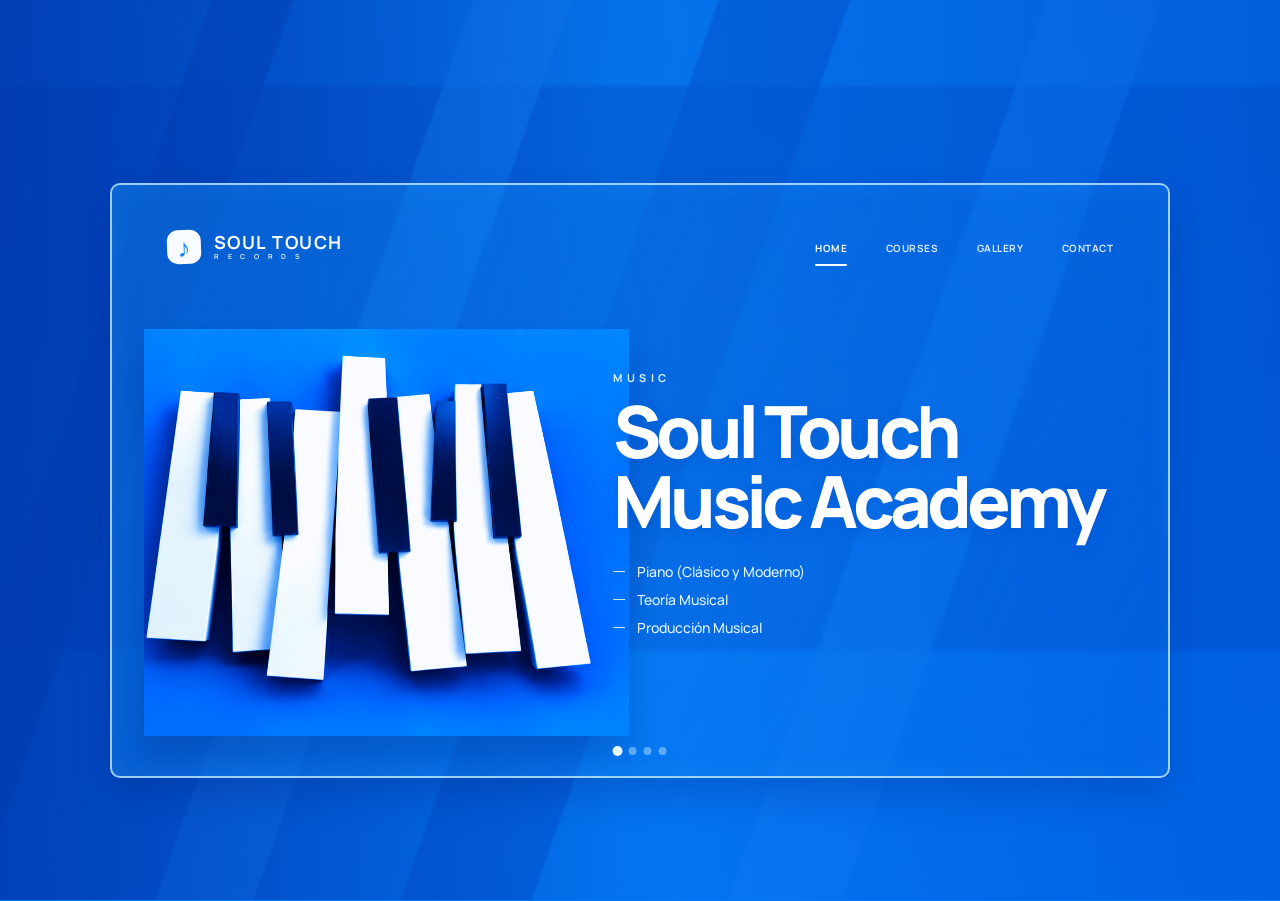
<file: index.html>
<!doctype html>
<html lang="en">
  <head>
    <meta charset="UTF-8" />
    <meta name="viewport" content="width=device-width, initial-scale=1.0" />
    <meta name="description" content="Soul Touch Records music academy" />
    <title>Soul Touch Records | Music Academy</title>
    <link rel="preconnect" href="https://fonts.googleapis.com" />
    <link rel="preconnect" href="https://fonts.gstatic.com" crossorigin />
    <link href="https://fonts.googleapis.com/css2?family=Manrope:wght@400;500;600;700;800&display=swap" rel="stylesheet" />
    <link rel="stylesheet" href="styles.css" />
  </head>
  <body>
    <main class="hero" id="home">
      <div class="hero__image" aria-hidden="true"></div>
      <div class="hero__wash" aria-hidden="true"></div>

      <section class="hero-card" aria-label="Soul Touch Records introduction">
        <div class="piano-art" aria-hidden="true"></div>
        <header class="site-header">
          <a class="brand" href="#home" aria-label="Soul Touch Records home">
            <span class="brand__mark" aria-hidden="true">♪</span>
            <span class="brand__name">
              <strong>SOUL TOUCH</strong>
              <small>R E C O R D S</small>
            </span>
          </a>

          <nav class="navigation" aria-label="Primary navigation">
            <a class="navigation__link is-active" href="#home">HOME</a>
            <a class="navigation__link" href="courses.html">COURSES</a>
            <a class="navigation__link" href="gallery.html">GALLERY</a>
            <a class="navigation__link" href="contact.html">CONTACT</a>
          </nav>

          <button class="menu-button" type="button" aria-label="Open menu" aria-expanded="false">
            <span></span><span></span><span></span>
          </button>
        </header>

        <div class="hero-content">
          <div class="hero-content__spacer" aria-hidden="true"></div>
          <div class="hero-copy">
            <p class="eyebrow">MUSIC</p>
            <h1>Soul Touch<br />Music Academy</h1>
            <ul class="course-list" id="courses">
              <li>Piano (Clásico y Moderno)</li>
              <li>Teoría Musical</li>
              <li>Producción Musical</li>
            </ul>
          </div>
        </div>

        <div class="slider-dots" aria-label="Hero slides">
          <button class="slider-dot is-active" type="button" aria-label="Slide 1" aria-current="true"></button>
          <button class="slider-dot" type="button" aria-label="Slide 2"></button>
          <button class="slider-dot" type="button" aria-label="Slide 3"></button>
          <button class="slider-dot" type="button" aria-label="Slide 4"></button>
        </div>
      </section>
    </main>

    <section class="visually-hidden" id="gallery" aria-label="Gallery">Explore the Soul Touch Records gallery.</section>
    <section class="visually-hidden" id="contact" aria-label="Contact">Contact Soul Touch Records.</section>
    <script src="script.js"></script>
  </body>
</html>
</file>
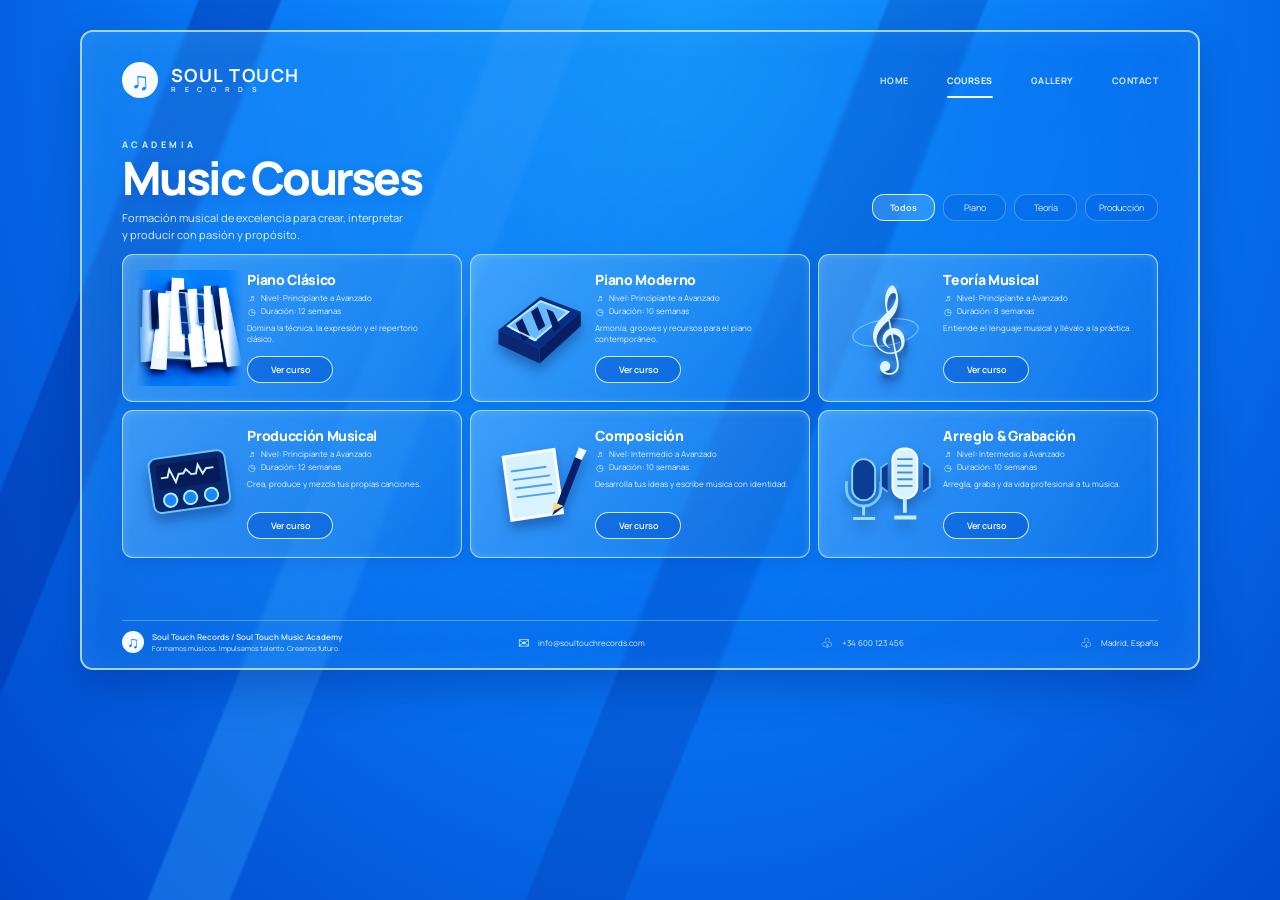
<file: courses.html>
<!doctype html>
<html lang="en">
  <head>
    <meta charset="UTF-8" />
    <meta name="viewport" content="width=device-width, initial-scale=1.0" />
    <meta name="description" content="Explore piano, music theory, production and recording courses at Soul Touch Records Music Academy." />
    <title>Music Courses | Soul Touch Records</title>
    <link rel="preconnect" href="https://fonts.googleapis.com" />
    <link rel="preconnect" href="https://fonts.gstatic.com" crossorigin />
    <link href="https://fonts.googleapis.com/css2?family=Manrope:wght@400;500;600;700;800&display=swap" rel="stylesheet" />
    <link rel="stylesheet" href="styles.css" />
  </head>
  <body class="courses-page">
    <main class="courses-frame">
      <header class="site-header courses-header">
        <a class="brand" href="index.html" aria-label="Soul Touch Records home">
          <span class="brand__mark" aria-hidden="true">♫</span>
          <span class="brand__name">
            <strong>SOUL TOUCH</strong>
            <small>R E C O R D S</small>
          </span>
        </a>

        <button class="menu-button" type="button" aria-label="Open menu" aria-expanded="false">
          <span></span><span></span><span></span>
        </button>
        <nav class="navigation" aria-label="Primary navigation">
          <a class="navigation__link" href="index.html">HOME</a>
          <a class="navigation__link is-active" href="courses.html" aria-current="page">COURSES</a>
          <a class="navigation__link" href="gallery.html">GALLERY</a>
          <a class="navigation__link" href="contact.html">CONTACT</a>
        </nav>
      </header>

      <section class="courses-intro" aria-labelledby="courses-title">
        <div class="courses-heading">
          <p class="eyebrow">ACADEMIA</p>
          <h1 id="courses-title">Music Courses</h1>
          <p class="courses-lede">Formación musical de excelencia para crear, interpretar<br class="desktop-break" /> y producir con pasión y propósito.</p>
        </div>
        <div class="course-filters" role="group" aria-label="Filter courses by category">
          <button class="filter-button is-active" type="button" data-filter="all" aria-pressed="true">Todos</button>
          <button class="filter-button" type="button" data-filter="piano" aria-pressed="false">Piano</button>
          <button class="filter-button" type="button" data-filter="theory" aria-pressed="false">Teoría</button>
          <button class="filter-button" type="button" data-filter="production" aria-pressed="false">Producción</button>
        </div>
      </section>

      <section class="course-grid" aria-label="Available courses">
        <article class="course-card" data-category="piano">
          <div class="course-art course-art--classic" aria-hidden="true">
            <svg viewBox="0 0 110 100" role="img"><defs><linearGradient id="keys" x2="1" y2="1"><stop stop-color="#effaff"/><stop offset="1" stop-color="#76c8ff"/></linearGradient></defs><path d="M26 14 78 18 91 87 15 82Z" fill="#063b9c" opacity=".7"/><path d="m31 12 47 4 11 68-68-4Z" fill="url(#keys)" stroke="#d8f5ff" stroke-width="2"/><path d="m43 13 7 1 7 65-8-.5Zm19 2 7 1 7 64-8-.5Z" fill="#06256e"/><path d="m28 27 51 3M25 43l54 3M22 59l57 4" stroke="#72bfff" stroke-width="1.5" opacity=".8"/></svg>
          </div>
          <div class="course-info"><h2>Piano Clásico</h2><p class="course-meta"><span>♬</span> Nivel: Principiante a Avanzado</p><p class="course-meta"><span>◷</span> Duración: 12 semanas</p><p class="course-description">Domina la técnica, la expresión y el repertorio clásico.</p><a class="course-link" href="#contact">Ver curso</a></div>
        </article>

        <article class="course-card" data-category="piano">
          <div class="course-art course-art--modern" aria-hidden="true">
            <svg viewBox="0 0 110 100" role="img"><path d="m14 52 44-35 42 16-43 39Z" fill="#062e85"/><path d="m14 52 43 20v15L14 67Z" fill="#0b2772"/><path d="m57 72 43-39v15L57 87Z" fill="#071e62"/><path d="m24 48 34-26 29 11-35 30Z" fill="#67baff" stroke="#b8ebff" stroke-width="2"/><path d="m32 45 7-5 8 19-7 5Zm16-12 7-5 8 20-7 5Zm16-3 7 3 8 16-7 5Z" fill="#061d63"/><path d="m27 50 27 13" stroke="#e5f8ff" stroke-width="2" opacity=".8"/></svg>
          </div>
          <div class="course-info"><h2>Piano Moderno</h2><p class="course-meta"><span>♬</span> Nivel: Principiante a Avanzado</p><p class="course-meta"><span>◷</span> Duración: 10 semanas</p><p class="course-description">Armonía, grooves y recursos para el piano contemporáneo.</p><a class="course-link" href="#contact">Ver curso</a></div>
        </article>

        <article class="course-card" data-category="theory">
          <div class="course-art course-art--clef" aria-hidden="true"><span>𝄞</span><i></i></div>
          <div class="course-info"><h2>Teoría Musical</h2><p class="course-meta"><span>♬</span> Nivel: Principiante a Avanzado</p><p class="course-meta"><span>◷</span> Duración: 8 semanas</p><p class="course-description">Entiende el lenguaje musical y llévalo a la práctica.</p><a class="course-link" href="#contact">Ver curso</a></div>
        </article>

        <article class="course-card" data-category="production">
          <div class="course-art course-art--mixer" aria-hidden="true">
            <svg viewBox="0 0 110 100" role="img"><g transform="rotate(-8 55 50)"><rect x="15" y="19" width="80" height="57" rx="8" fill="#08276d" stroke="#6fc6ff" stroke-width="2"/><rect x="22" y="26" width="66" height="26" rx="3" fill="#071b59"/><path d="M26 40h7l3-8 5 14 4-8h5l3-4 5 6h5l3-9 4 10 4-5h8" fill="none" stroke="#d4f5ff" stroke-width="2"/><circle cx="33" cy="64" r="7" fill="#1687fc" stroke="#b8edff" stroke-width="2"/><circle cx="54" cy="64" r="7" fill="#1687fc" stroke="#b8edff" stroke-width="2"/><circle cx="76" cy="64" r="7" fill="#1687fc" stroke="#b8edff" stroke-width="2"/></g></svg>
          </div>
          <div class="course-info"><h2>Producción Musical</h2><p class="course-meta"><span>♬</span> Nivel: Principiante a Avanzado</p><p class="course-meta"><span>◷</span> Duración: 12 semanas</p><p class="course-description">Crea, produce y mezcla tus propias canciones.</p><a class="course-link" href="#contact">Ver curso</a></div>
        </article>

        <article class="course-card" data-category="theory">
          <div class="course-art course-art--composition" aria-hidden="true">
            <svg viewBox="0 0 110 100" role="img"><path d="m19 22 53-8 9 66-53 8Z" fill="#d8f2ff" stroke="#fff" stroke-width="3"/><path d="m27 37 37-5m-35 14 39-5m-37 14 39-5m-37 14 40-5" stroke="#258df1" stroke-width="2" opacity=".8"/><path d="m75 71 19-49 7 3-19 49-12 9Z" fill="#071f67"/><path d="m94 22 4-10 8 3-5 10Z" fill="#f5fbff"/><path d="m70 79 12-6-10-4Z" fill="#ffd782"/></svg>
          </div>
          <div class="course-info"><h2>Composición</h2><p class="course-meta"><span>♬</span> Nivel: Intermedio a Avanzado</p><p class="course-meta"><span>◷</span> Duración: 10 semanas</p><p class="course-description">Desarrolla tus ideas y escribe música con identidad.</p><a class="course-link" href="#contact">Ver curso</a></div>
        </article>

        <article class="course-card" data-category="production">
          <div class="course-art course-art--mic" aria-hidden="true">
            <svg viewBox="0 0 110 100" role="img"><path d="M20 36a12 12 0 0 1 24 0v19a12 12 0 0 1-24 0Z" fill="#0b3d97" stroke="#8bd6ff" stroke-width="2"/><path d="M14 47v8a18 18 0 0 0 36 0v-8" fill="none" stroke="#76caff" stroke-width="3"/><path d="M32 73v10m-11 3h23" stroke="#9be0ff" stroke-width="3"/><rect x="62" y="13" width="26" height="52" rx="12" fill="#d8f3ff" stroke="#fff" stroke-width="2"/><path d="M67 24h16m-16 7h16m-16 7h16m-16 7h16m-16 7h16" stroke="#458dd2" stroke-width="2"/><path d="M75 65v15m-11 5h23" stroke="#c5edff" stroke-width="4"/><path d="m57 28-7 5v20l7 5m37-30 7 5v20l-7 5" fill="#0d388c" stroke="#62baff" stroke-width="2"/></svg>
          </div>
          <div class="course-info"><h2>Arreglo &amp; Grabación</h2><p class="course-meta"><span>♬</span> Nivel: Intermedio a Avanzado</p><p class="course-meta"><span>◷</span> Duración: 10 semanas</p><p class="course-description">Arregla, graba y da vida profesional a tu música.</p><a class="course-link" href="#contact">Ver curso</a></div>
        </article>
      </section>

      <footer class="courses-footer" id="contact">
        <a class="footer-brand" href="index.html" aria-label="Soul Touch Records home"><span class="footer-brand__mark">♫</span><span><strong>Soul Touch Records / Soul Touch Music Academy</strong><small>Formamos músicos. Impulsamos talento. Creamos futuro.</small></span></a>
        <a class="footer-contact" href="mailto:info@soultouchrecords.com"><span aria-hidden="true">✉</span> info@soultouchrecords.com</a>
        <a class="footer-contact" href="tel:+34600123456"><span aria-hidden="true">♧</span> +34 600 123 456</a>
        <span class="footer-contact"><span aria-hidden="true">♧</span> Madrid, España</span>
      </footer>
    </main>
    <script src="script.js"></script>
  </body>
</html>
</file>
<file: styles.css>
:root {
  color-scheme: dark;
  font-family: "Manrope", Arial, sans-serif;
  --electric-blue: #0878f5;
  --soft-blue: #62bfff;
  --ink: #061c62;
  --white: #f8fbff;
}

* { box-sizing: border-box; }

html { scroll-behavior: smooth; }

body {
  min-width: 320px;
  margin: 0;
  background: #0479f5;
  color: var(--white);
}

button, a { font: inherit; }
a { color: inherit; text-decoration: none; }

.hero {
  position: relative;
  min-height: 100vh;
  display: grid;
  place-items: start center;
  overflow: hidden;
  background: #087bf8;
  isolation: isolate;
}

.hero__image,
.hero__wash {
  position: absolute;
  inset: 0;
}

.hero__image {
  z-index: -3;
  background:
    linear-gradient(90deg, rgba(0, 74, 207, .92), rgba(7, 132, 250, .72) 48%, rgba(0, 102, 232, .9)),
    linear-gradient(180deg, #087cf3, #0069e6);
}

.hero::before {
  position: absolute;
  z-index: -2;
  inset: 0;
  background:
    linear-gradient(103deg, transparent 0 14%, rgba(0, 52, 173, .72) 14.2% 19%, transparent 19.2% 30%, rgba(28, 143, 255, .68) 30.2% 36%, transparent 36.2% 45%, rgba(0, 61, 184, .7) 45.2% 53%, transparent 53.2% 65%, rgba(26, 133, 251, .56) 65.2% 72%, transparent 72.2%),
    linear-gradient(180deg, transparent 0 13%, rgba(0, 50, 170, .52) 13.5% 70%, transparent 70.5% 100%);
  opacity: .52;
  content: "";
  transform: skewX(-7deg) scale(1.1);
}

.hero__wash {
  z-index: -1;
  background:
    linear-gradient(90deg, rgba(2, 55, 164, .58) 0%, rgba(1, 106, 241, .1) 53%, rgba(0, 89, 215, .3) 100%),
    linear-gradient(180deg, rgba(3, 58, 177, .18), rgba(0, 89, 229, .16));
}

.hero-card {
  position: relative;
  width: min(95vw, 1060px);
  aspect-ratio: 1.78;
  margin: 20.3vh auto 0;
  padding: clamp(18px, 3.2vw, 40px) clamp(30px, 6vw, 55px);
  overflow: hidden;
  border: 2px solid rgba(196, 235, 255, .8);
  border-radius: 10px;
  background: linear-gradient(118deg, rgba(16, 151, 255, .35), rgba(11, 118, 242, .13));
  box-shadow: 0 18px 34px rgba(0, 28, 115, .22), inset 0 0 30px rgba(158, 222, 255, .08);
  backdrop-filter: blur(1.5px);
}

.piano-art {
  position: absolute;
  z-index: 0;
  bottom: 0;
  left: 3%;
  width: 46%;
  height: 82%;
  background-image: url("images/soultouch.jpeg");
  background-position: 47% 48%;
  background-size: 225% auto;
  background-repeat: no-repeat;
  filter: saturate(1.12) contrast(1.04) drop-shadow(0 20px 15px rgba(0, 23, 107, .2));
  opacity: .98;
  pointer-events: none;
}

.site-header {
  position: relative;
  z-index: 1;
  display: flex;
  align-items: center;
  justify-content: space-between;
  gap: 32px;
}

.brand { display: inline-flex; align-items: center; gap: 13px; }
.brand__mark {
  display: grid;
  width: 34px;
  height: 34px;
  place-items: center;
  border: 3px solid var(--white);
  border-radius: 11px;
  color: #1686ff;
  background: var(--white);
  font-size: 26px;
  font-weight: 800;
  line-height: 1;
  transform: rotate(-2deg);
}
.brand__name { display: grid; gap: 1px; }
.brand__name strong { font-size: clamp(13px, 1.7vw, 18px); letter-spacing: .08em; line-height: 1; }
.brand__name small { font-size: 7px; font-weight: 600; letter-spacing: .55em; opacity: .95; }

.navigation { display: flex; align-items: center; gap: clamp(20px, 3vw, 43px); margin-top: 1px; }
.navigation__link {
  position: relative;
  padding: 15px 0;
  color: rgba(239, 249, 255, .9);
  font-size: 10px;
  font-weight: 700;
  letter-spacing: .05em;
  transition: color .2s ease;
}
.navigation__link::after {
  position: absolute;
  right: 0;
  bottom: 4px;
  left: 0;
  height: 2px;
  border-radius: 2px;
  background: var(--white);
  content: "";
  opacity: 0;
  transform: scaleX(.35);
  transition: opacity .2s ease, transform .2s ease;
}
.navigation__link:hover, .navigation__link.is-active { color: var(--white); }
.navigation__link.is-active::after, .navigation__link:hover::after { opacity: 1; transform: scaleX(1); }

.menu-button { display: none; border: 0; background: transparent; }
.menu-button span { display: block; width: 24px; height: 2px; margin: 5px; border-radius: 2px; background: white; }

.hero-content {
  position: relative;
  z-index: 1;
  display: grid;
  grid-template-columns: 1fr 1fr;
  align-items: center;
  height: calc(100% - 58px);
  padding-top: 14px;
}

.hero-content > * { min-width: 0; }

.hero-copy { justify-self: start; width: clamp(280px, 40vw, 500px); padding-right: 0; }
.eyebrow { margin: 0 0 11px; color: #d9f4ff; font-size: 11px; font-weight: 700; letter-spacing: .42em; }
h1 { margin: 0; color: #fff; font-size: clamp(36px, 5.8vw, 72px); font-weight: 800; letter-spacing: -.065em; line-height: .98; text-shadow: 0 4px 14px rgba(0, 43, 150, .16); }
.course-list { display: grid; gap: 9px; margin: 25px 0 0; padding: 0; list-style: none; color: #e2f5ff; font-size: clamp(11px, 1.2vw, 14px); font-weight: 500; }
.course-list li { display: flex; align-items: center; gap: 12px; }
.course-list li::before { width: 12px; height: 1px; background: #c6eeff; content: ""; }

.slider-dots { position: absolute; bottom: 21px; left: 50%; display: flex; gap: 7px; transform: translateX(-50%); }
.slider-dot { width: 8px; height: 8px; padding: 0; border: 0; border-radius: 99px; background: rgba(192, 232, 255, .47); cursor: pointer; transition: transform .2s ease, background .2s ease; }
.slider-dot.is-active, .slider-dot:hover { background: #e9faff; transform: scale(1.25); }

.visually-hidden { position: absolute; width: 1px; height: 1px; padding: 0; overflow: hidden; clip: rect(0, 0, 0, 0); white-space: nowrap; border: 0; }

@media (max-width: 520px) {
  .hero { min-height: 100vh; }
  .hero-card { aspect-ratio: auto; min-height: 0; width: calc(100vw - 28px); height: min(82vh, 560px); margin: 14vh auto 0; border-radius: 10px; }
  .navigation { display: none; }
  .menu-button { display: block; padding: 3px; cursor: pointer; }
  .navigation.is-visible { position: absolute; top: 76px; right: 25px; left: 25px; display: flex; justify-content: space-around; border: 1px solid rgba(211, 244, 255, .5); border-radius: 11px; background: rgba(4, 104, 223, .86); }
  .hero-content { grid-template-columns: 1fr; height: calc(100% - 58px); min-height: 0; padding-top: 20px; }
  .hero-content__spacer { min-height: 48%; }
  .hero-copy { justify-self: start; width: 100%; padding: 0; }
  h1 { font-size: clamp(39px, 12vw, 60px); }
  .piano-art { left: 2%; width: 62%; height: 53%; background-size: 205% auto; background-position: 46% 48%; }
}

@media (max-width: 420px) {
  .brand__mark { width: 31px; height: 31px; font-size: 23px; }
  .brand__name strong { font-size: 12px; }
  .brand__name small { font-size: 6px; }
  .hero-card { height: min(86vh, 600px); }
  .hero-content__spacer { min-height: 48%; }
}

/* Courses page */
.courses-page {
  min-height: 100vh;
  padding: clamp(14px, 4vh, 30px) clamp(12px, 3vw, 26px);
  background:
    linear-gradient(112deg, transparent 0 12%, rgba(0, 45, 164, .42) 12.2% 17%, transparent 17.2% 31%, rgba(52, 158, 255, .35) 31.2% 36%, transparent 36.2% 54%, rgba(0, 54, 173, .3) 54.2% 60%, transparent 60.2%),
    radial-gradient(ellipse at 53% 4%, #159bff 0, #0878f5 47%, #0046c9 100%);
}

.courses-frame {
  width: min(100%, 1120px);
  min-height: min(640px, calc(100vh - 8vh));
  margin: 0 auto;
  padding: clamp(18px, 2vw, 26px) clamp(18px, 3.7vw, 40px) 15px;
  display: flex;
  flex-direction: column;
  border: 2px solid rgba(205, 240, 255, .78);
  border-radius: 13px;
  background: linear-gradient(125deg, rgba(46, 164, 255, .36), rgba(0, 91, 226, .18) 62%, rgba(24, 131, 250, .3));
  box-shadow: 0 18px 40px rgba(0, 28, 115, .3), inset 0 0 35px rgba(181, 230, 255, .09);
  backdrop-filter: blur(2px);
}

.courses-header { flex: 0 0 auto; }
.courses-header .brand__mark { width: 36px; height: 36px; border-radius: 50%; font-size: 25px; }
.courses-header .navigation { gap: clamp(19px, 3.1vw, 38px); }
.courses-header .navigation__link { font-size: 9px; }

.courses-intro {
  display: flex;
  align-items: end;
  justify-content: space-between;
  gap: 20px;
  margin: clamp(20px, 4vh, 38px) 0 11px;
}

.courses-heading .eyebrow { margin-bottom: 4px; font-size: 9px; letter-spacing: .38em; }
.courses-heading h1 { font-size: clamp(31px, 4.5vw, 46px); letter-spacing: -.055em; line-height: 1.02; }
.courses-lede { margin: 7px 0 0; color: rgba(240, 249, 255, .93); font-size: clamp(9px, 1vw, 11px); line-height: 1.55; }

.course-filters { display: flex; flex: 0 0 auto; align-items: center; gap: 8px; padding-bottom: 22px; }
.filter-button {
  min-width: 63px;
  padding: 6px 13px;
  border: 1px solid rgba(173, 224, 255, .35);
  border-radius: 12px;
  color: rgba(246, 251, 255, .9);
  background: rgba(0, 83, 209, .25);
  font-size: 9px;
  cursor: pointer;
  transition: background .2s ease, border-color .2s ease, transform .2s ease;
}
.filter-button:hover { transform: translateY(-1px); border-color: rgba(226, 247, 255, .8); }
.filter-button.is-active { border-color: rgba(226, 247, 255, .95); background: rgba(116, 196, 255, .32); font-weight: 700; }

.course-grid { display: grid; grid-template-columns: repeat(3, minmax(0, 1fr)); gap: 8px; }
.course-card {
  min-width: 0;
  min-height: 124px;
  display: grid;
  grid-template-columns: minmax(66px, 34%) minmax(0, 1fr);
  align-items: center;
  gap: 5px;
  padding: 9px 10px;
  overflow: hidden;
  border: 1px solid rgba(191, 233, 255, .83);
  border-radius: 11px;
  background: linear-gradient(120deg, rgba(113, 195, 255, .48), rgba(12, 116, 232, .49));
  box-shadow: inset 0 1px 9px rgba(218, 245, 255, .17), 0 5px 14px rgba(0, 44, 143, .13);
  transition: transform .2s ease, box-shadow .2s ease;
}
.course-card:hover { transform: translateY(-2px); box-shadow: inset 0 1px 9px rgba(218, 245, 255, .22), 0 9px 18px rgba(0, 39, 128, .22); }
.course-card[hidden] { display: none; }
.course-art { position: relative; display: grid; width: 100%; height: 100px; place-items: center; filter: drop-shadow(0 8px 6px rgba(0, 22, 88, .34)); }
.course-art svg { width: 100%; height: 100%; overflow: visible; }
.course-art--clef { color: #dff6ff; }
.course-art--clef span { position: relative; z-index: 1; font-family: Georgia, serif; font-size: 75px; line-height: 1; text-shadow: 2px 5px 4px rgba(0, 26, 91, .55), 0 0 7px rgba(219, 245, 255, .35); }
.course-art--clef i { position: absolute; top: 49px; width: 67px; height: 27px; border: 1px solid rgba(202, 239, 255, .57); border-radius: 50%; transform: rotate(-9deg); }
.course-art--classic { background: url("images/soultouch.jpeg") center / cover no-repeat; -webkit-mask-image: linear-gradient(90deg, transparent, #000 14%, #000 86%, transparent); mask-image: linear-gradient(90deg, transparent, #000 14%, #000 86%, transparent); }
.course-art--classic svg { mix-blend-mode: screen; opacity: .87; }
.course-info { min-width: 0; }
.course-info h2 { margin: 0 0 4px; color: #fff; font-size: clamp(11px, 1.3vw, 14px); font-weight: 800; letter-spacing: -.025em; line-height: 1.16; }
.course-meta { display: flex; align-items: center; gap: 5px; margin: 2px 0; color: rgba(239, 249, 255, .95); font-size: clamp(7px, .75vw, 8px); line-height: 1.25; white-space: nowrap; }
.course-meta span { width: 9px; color: #d4f3ff; font-size: 9px; text-align: center; }
.course-description { min-height: 24px; margin: 5px 0 6px; color: rgba(242, 250, 255, .95); font-size: clamp(7px, .75vw, 8px); line-height: 1.4; }
.course-link { display: inline-flex; min-width: 86px; min-height: 24px; align-items: center; justify-content: center; padding: 3px 13px; border: 1px solid rgba(230, 247, 255, .9); border-radius: 14px; color: #fff; background: rgba(0, 83, 208, .48); font-size: 9px; font-weight: 600; transition: background .2s ease; }
.course-link:hover { background: rgba(97, 180, 255, .55); }

.courses-footer { display: flex; align-items: center; justify-content: space-between; gap: 14px; margin-top: auto; padding-top: 10px; border-top: 1px solid rgba(196, 233, 255, .37); }
.footer-brand, .footer-contact { display: inline-flex; align-items: center; gap: 8px; color: rgba(244, 250, 255, .93); font-size: 8px; white-space: nowrap; }
.footer-brand__mark { display: grid; width: 22px; height: 22px; flex: 0 0 auto; place-items: center; border-radius: 50%; color: #0878f5; background: #f5fbff; font-size: 16px; font-weight: 800; }
.footer-brand span:last-child { display: grid; gap: 2px; }
.footer-brand strong { font-size: 8px; font-weight: 600; }
.footer-brand small { font-size: 7px; }
.footer-contact > span { color: #d5f1ff; font-size: 14px; }

@media (min-width: 1000px) {
  .course-card { min-height: 148px; padding: 12px 14px; }
  .course-art { height: 116px; }
  .course-description { min-height: 28px; }
  .course-link { min-height: 27px; }
}

@media (max-width: 700px) {
  .courses-frame { min-height: calc(100vh - 28px); padding: 18px; }
  .courses-intro { align-items: start; flex-direction: column; margin: 23px 0 14px; }
  .course-filters { padding-bottom: 0; flex-wrap: wrap; }
  .course-grid { grid-template-columns: repeat(2, minmax(0, 1fr)); }
  .course-card { min-height: 134px; grid-template-columns: 30% minmax(0, 1fr); }
  .course-meta, .course-description { font-size: 8px; }
  .courses-footer { flex-wrap: wrap; justify-content: flex-start; column-gap: 20px; row-gap: 8px; padding-top: 12px; }
}

@media (max-width: 520px) {
  .courses-page { padding: 12px; }
  .courses-frame { min-height: calc(100vh - 24px); padding: 16px 14px 12px; }
  .courses-header .navigation { display: none; }
  .courses-header .menu-button { display: block; padding: 3px; cursor: pointer; }
  .courses-header .navigation.is-visible { position: absolute; z-index: 5; top: 64px; right: 12px; left: 12px; display: flex; justify-content: space-around; gap: 8px; padding: 0 12px; border: 1px solid rgba(211, 244, 255, .5); border-radius: 11px; background: rgba(4, 104, 223, .94); }
  .courses-header .navigation__link { font-size: 8px; }
  .courses-heading h1 { font-size: clamp(32px, 9vw, 42px); }
  .desktop-break { display: none; }
  .course-grid { grid-template-columns: 1fr; gap: 9px; }
  .course-card { min-height: 132px; grid-template-columns: 30% minmax(0, 1fr); padding: 10px 13px; }
  .course-art { height: 105px; }
  .course-info h2 { font-size: 14px; }
  .course-meta, .course-description { font-size: 9px; }
  .course-description { min-height: 0; }
  .courses-footer { padding-top: 12px; }
  .footer-brand { flex-basis: 100%; }
}

/* Gallery page */
.gallery-page { padding: 28px 7vw; }
.gallery-frame {
  width: min(100%, 1220px);
  min-height: calc(100vh - 56px);
  padding: 25px clamp(24px, 4vw, 44px) 17px;
  border-radius: 12px;
  background: linear-gradient(125deg, rgba(18, 119, 244, .38), rgba(0, 78, 211, .2) 60%, rgba(25, 118, 238, .27));
}
.gallery-frame .courses-header .brand__mark { width: 29px; height: 29px; border-radius: 9px; font-size: 22px; }
.gallery-frame .brand { gap: 9px; }
.gallery-frame .brand__name strong { font-size: 13px; }
.gallery-frame .brand__name small { font-size: 6px; }
.gallery-frame .courses-header .navigation { gap: clamp(18px, 2.8vw, 31px); }
.gallery-frame .courses-header .navigation__link { padding: 11px 0; font-size: 8px; }

.gallery-hero {
  position: relative;
  min-height: 220px;
  display: grid;
  grid-template-columns: 1.1fr .9fr;
  align-items: center;
  margin-top: 15px;
}
.gallery-heading { position: relative; z-index: 1; }
.gallery-heading .eyebrow { margin-bottom: 10px; font-size: 9px; letter-spacing: .4em; }
.gallery-heading h1 { font-size: clamp(37px, 4.55vw, 50px); letter-spacing: -.065em; line-height: .98; }
.gallery-heading > p:last-child { margin: 10px 0 0; color: rgba(241, 249, 255, .95); font-size: 11px; line-height: 1.6; }
.gallery-piano { position: absolute; top: 0; right: -1%; width: 45%; height: 100%; display: grid; place-items: center; }
.gallery-piano::before { position: absolute; inset: 17% 0 7% 4%; border-radius: 9px; background: linear-gradient(135deg, rgba(72, 171, 255, .63), rgba(6, 81, 199, .55)); box-shadow: 0 12px 25px rgba(0, 25, 105, .25); content: ""; }
.gallery-piano svg { position: relative; width: 100%; overflow: visible; filter: drop-shadow(0 12px 7px rgba(0, 20, 85, .45)); }

.gallery-section { position: relative; z-index: 1; }
.gallery-filters { display: flex; align-items: center; gap: 8px; margin: 0 0 17px; }
.gallery-filter {
  min-height: 26px;
  display: inline-flex;
  align-items: center;
  justify-content: center;
  gap: 6px;
  padding: 4px 11px;
  border: 1px solid rgba(168, 219, 255, .25);
  border-radius: 7px;
  color: rgba(237, 248, 255, .9);
  background: rgba(0, 89, 208, .2);
  font-size: 9px;
  cursor: pointer;
  transition: background .18s ease, border-color .18s ease, color .18s ease;
}
.gallery-filter > span { font-size: 10px; }
.gallery-filter:hover { border-color: rgba(218, 241, 255, .78); }
.gallery-filter.is-active { border-color: #fff; color: #0875ef; background: #f8fbff; font-weight: 800; }
.gallery-grid { display: grid; grid-template-columns: repeat(4, minmax(0, 1fr)); gap: 8px; }
.gallery-card {
  position: relative;
  min-width: 0;
  aspect-ratio: 1.76;
  overflow: hidden;
  border-radius: 9px;
  background: linear-gradient(135deg, #0753b8, #04194f);
  box-shadow: 0 4px 11px rgba(0, 23, 83, .23);
  isolation: isolate;
}
.gallery-card[hidden] { display: none; }
.gallery-card::after { position: absolute; z-index: 0; inset: 35% 0 0; background: linear-gradient(180deg, transparent, rgba(0, 0, 0, .87)); content: ""; }
.gallery-card img { position: absolute; z-index: -1; inset: 0; width: 100%; height: 100%; object-fit: cover; transition: transform .35s ease; }
.gallery-card:hover img { transform: scale(1.045); }
.gallery-caption { position: absolute; z-index: 1; right: 9px; bottom: 8px; left: 9px; display: flex; align-items: end; justify-content: space-between; gap: 5px; }
.gallery-caption h2 { margin: 0 0 2px; color: #fff; font-size: clamp(9px, .95vw, 11px); font-weight: 700; line-height: 1.25; }
.gallery-caption p { margin: 0; color: rgba(255, 255, 255, .93); font-size: clamp(7px, .75vw, 8px); line-height: 1.3; }
.gallery-count { flex: 0 0 auto; margin-bottom: 1px; padding: 2px 4px; border: 1px solid rgba(255, 255, 255, .4); border-radius: 4px; color: #fff; background: rgba(0, 0, 0, .45); font-size: 8px; line-height: 1.2; }

.gallery-cta {
  width: min(100%, 395px);
  min-height: 56px;
  display: flex;
  align-items: center;
  gap: 10px;
  margin: 22px auto 0;
  padding: 8px 28px 8px 19px;
  border: 1px solid rgba(46, 143, 255, .2);
  border-radius: 13px;
  background: linear-gradient(105deg, rgba(0, 74, 192, .74), rgba(0, 93, 223, .76));
  box-shadow: 0 5px 16px rgba(0, 34, 124, .32), inset 0 0 13px rgba(64, 159, 255, .16);
}
.gallery-cta__mark { width: 31px; height: 31px; flex: 0 0 auto; display: grid; place-items: center; border-radius: 7px; color: #0878f5; background: #f8fbff; font-size: 23px; font-weight: 800; }
.gallery-cta__copy { display: grid; gap: 2px; margin-right: auto; }
.gallery-cta__copy strong { font-size: 10px; font-weight: 700; }
.gallery-cta__copy small { color: rgba(233, 246, 255, .85); font-size: 8px; }
.gallery-cta > a { min-height: 27px; display: inline-flex; align-items: center; justify-content: center; padding: 0 16px; border-radius: 5px; color: #086ee4; background: #fff; font-size: 8px; font-weight: 800; white-space: nowrap; transition: transform .2s ease, box-shadow .2s ease; }
.gallery-cta > a:hover { transform: translateY(-1px); box-shadow: 0 4px 10px rgba(0, 30, 112, .25); }

@media (min-width: 1300px) {
  .gallery-hero { min-height: 250px; }
  .gallery-card { aspect-ratio: 1.78; }
}

@media (max-width: 760px) {
  .gallery-page { padding: 16px; }
  .gallery-frame { min-height: calc(100vh - 32px); padding: 20px 22px 16px; }
  .gallery-hero { min-height: 205px; grid-template-columns: 1fr .8fr; }
  .gallery-heading h1 { font-size: clamp(34px, 6vw, 45px); }
  .gallery-piano { width: 46%; right: -2%; }
  .gallery-grid { grid-template-columns: repeat(2, minmax(0, 1fr)); gap: 10px; }
  .gallery-card { aspect-ratio: 1.75; }
  .gallery-caption h2 { font-size: 11px; }
  .gallery-caption p { font-size: 8px; }
}

@media (max-width: 520px) {
  .gallery-page { padding: 10px; }
  .gallery-frame { min-height: calc(100vh - 20px); padding: 15px 14px 14px; }
  .gallery-frame .courses-header .navigation { display: none; }
  .gallery-frame .courses-header .menu-button { display: block; padding: 3px; cursor: pointer; }
  .gallery-frame .courses-header .navigation.is-visible { position: absolute; z-index: 5; top: 58px; right: 5px; left: 5px; display: flex; justify-content: space-around; gap: 7px; padding: 0 9px; border: 1px solid rgba(211, 244, 255, .5); border-radius: 9px; background: rgba(4, 87, 202, .96); }
  .gallery-frame .courses-header .navigation__link { font-size: 8px; }
  .gallery-hero { min-height: 205px; display: block; margin-top: 17px; padding-top: 2px; }
  .gallery-heading { padding-top: 10px; }
  .gallery-heading .eyebrow { margin-bottom: 8px; font-size: 8px; }
  .gallery-heading h1 { font-size: clamp(34px, 9vw, 43px); }
  .gallery-heading > p:last-child { max-width: 58%; font-size: 9px; }
  .gallery-desktop-break { display: none; }
  .gallery-piano { top: 22px; right: -6px; width: 50%; height: 140px; }
  .gallery-filters { flex-wrap: wrap; gap: 6px; margin-bottom: 12px; }
  .gallery-filter { min-height: 27px; padding: 4px 9px; font-size: 8px; }
  .gallery-grid { gap: 8px; }
  .gallery-card { aspect-ratio: 1.36; border-radius: 7px; }
  .gallery-caption { right: 6px; bottom: 6px; left: 6px; }
  .gallery-caption h2 { font-size: 9px; }
  .gallery-caption p { font-size: 7px; }
  .gallery-count { font-size: 7px; }
  .gallery-cta { width: 100%; min-height: 54px; gap: 8px; margin-top: 16px; padding: 7px 9px; }
  .gallery-cta__mark { width: 29px; height: 29px; font-size: 21px; }
  .gallery-cta__copy strong { font-size: 9px; }
  .gallery-cta__copy small { font-size: 7px; }
  .gallery-cta > a { padding: 0 10px; font-size: 7px; }
}

@media (prefers-reduced-motion: reduce) {
  .gallery-card img, .gallery-cta > a { transition: none; }
}

/* Contact page */
.contact-page { padding: 10px 6.5vw; }
.contact-frame {
  width: min(100%, 1120px);
  min-height: calc(100vh - 20px);
  padding: 12px clamp(18px, 3.5vw, 36px) 12px;
  overflow: hidden;
  border-radius: 8px;
  background:
    linear-gradient(110deg, transparent 0 42%, rgba(0, 31, 133, .27) 42.2% 48%, transparent 48.2%),
    linear-gradient(125deg, rgba(7, 109, 239, .4), rgba(0, 76, 210, .25) 60%, rgba(9, 108, 238, .33));
}
.contact-frame .courses-header .brand__mark { width: 28px; height: 28px; border-radius: 8px; font-size: 21px; }
.contact-frame .brand { gap: 8px; }
.contact-frame .brand__name strong { font-size: 12px; }
.contact-frame .brand__name small { font-size: 6px; }
.contact-frame .courses-header .navigation { gap: clamp(18px, 2.8vw, 31px); }
.contact-frame .courses-header .navigation__link { padding: 9px 0; font-size: 8px; }

.contact-hero { position: relative; min-height: 120px; display: flex; align-items: center; margin: 6px 0 12px; isolation: isolate; }
.contact-hero-copy { position: relative; z-index: 2; width: 43%; }
.contact-hero-copy .eyebrow { margin-bottom: 5px; color: #7fcaff; font-size: 8px; letter-spacing: .42em; }
.contact-hero-copy h1 { font-size: clamp(34px, 4.5vw, 44px); letter-spacing: -.06em; line-height: 1; }
.contact-hero-copy > p:last-child { max-width: 330px; margin: 7px 0 0; color: rgba(243, 249, 255, .97); font-size: 9px; line-height: 1.55; }
.contact-hero-art { position: absolute; z-index: 0; top: -10px; right: -4%; bottom: -8px; width: 61%; overflow: hidden; }
.contact-hero-art::after { position: absolute; inset: 0; background: linear-gradient(90deg, #0869e7 0%, rgba(5, 92, 218, .48) 23%, rgba(0, 73, 196, .05) 68%, rgba(0, 64, 181, .12)), linear-gradient(0deg, rgba(0, 84, 204, .3), transparent 60%); content: ""; }
.contact-hero-art img { width: 100%; height: 100%; object-fit: cover; object-position: center 48%; opacity: .92; mix-blend-mode: screen; }
.contact-hero-glow { position: absolute; z-index: 1; right: 21%; bottom: -15%; width: 42%; height: 45%; border-radius: 50%; background: rgba(0, 134, 255, .42); filter: blur(30px); }

.contact-content { display: grid; grid-template-columns: minmax(0, .82fr) minmax(0, 1.24fr) minmax(0, .82fr); align-items: stretch; gap: 11px; }
.contact-details { display: grid; grid-template-rows: repeat(4, minmax(0, 1fr)); gap: 7px; }
.contact-detail-card { min-width: 0; min-height: 56px; display: flex; align-items: center; gap: 10px; padding: 8px 10px; border: 1px solid rgba(54, 156, 255, .58); border-radius: 7px; background: linear-gradient(110deg, rgba(4, 94, 220, .44), rgba(0, 69, 187, .36)); box-shadow: inset 0 0 12px rgba(51, 158, 255, .08); }
.contact-icon { width: 31px; height: 31px; flex: 0 0 auto; display: grid; place-items: center; border-radius: 50%; color: #0877ee; background: #eaf7ff; box-shadow: 0 0 12px rgba(154, 220, 255, .18); font-size: 17px; font-weight: 800; line-height: 1; }
.contact-detail-card:first-child .contact-icon { font-size: 12px; }
.contact-detail-card h2 { margin: 0 0 3px; color: #fff; font-size: 9px; font-weight: 800; }
.contact-detail-card p { margin: 0; color: rgba(232, 245, 255, .95); font-size: 7px; line-height: 1.55; overflow-wrap: anywhere; }
.contact-detail-card p a:hover { text-decoration: underline; }

.contact-form { min-width: 0; padding: 8px 12px 7px; border: 1px solid rgba(105, 189, 255, .45); border-radius: 8px; background: linear-gradient(145deg, rgba(0, 83, 207, .39), rgba(0, 63, 181, .28)); box-shadow: inset 0 0 17px rgba(75, 164, 255, .07); }
.contact-form > h2 { margin: 0 0 3px; color: #fff; font-size: 14px; font-weight: 800; letter-spacing: -.025em; }
.contact-form-intro { margin: 0 0 7px; color: rgba(234, 246, 255, .92); font-size: 7px; line-height: 1.4; }
.contact-form label { min-width: 0; display: block; margin-bottom: 4px; color: #f2f8ff; font-size: 7px; font-weight: 700; }
.contact-form-row { display: grid; grid-template-columns: 1fr 1fr; gap: 6px; }
.contact-form input, .contact-form select, .contact-form textarea { width: 100%; display: block; margin-top: 3px; padding: 6px 8px; border: 1px solid rgba(55, 147, 250, .54); border-radius: 5px; outline: none; color: #f8fbff; background: rgba(0, 57, 165, .48); font: 500 7px/1.35 "Manrope", Arial, sans-serif; }
.contact-form input, .contact-form select { height: 28px; }
.contact-form input::placeholder, .contact-form textarea::placeholder { color: rgba(216, 236, 255, .69); }
.contact-form select { appearance: none; padding-right: 24px; background-image: linear-gradient(45deg, transparent 50%, #d6eeff 50%), linear-gradient(135deg, #d6eeff 50%, transparent 50%); background-position: calc(100% - 12px) 13px, calc(100% - 9px) 13px; background-repeat: no-repeat; background-size: 3px 3px, 3px 3px; }
.contact-form select:invalid { color: rgba(216, 236, 255, .69); }
.contact-form select option { color: #0a2f79; background: #fff; }
.contact-form textarea { min-height: 50px; resize: vertical; }
.contact-form input:focus, .contact-form select:focus, .contact-form textarea:focus { border-color: #a5dcff; box-shadow: 0 0 0 2px rgba(164, 222, 255, .15); }
.contact-submit { width: 100%; min-height: 24px; display: flex; align-items: center; justify-content: center; gap: 7px; margin-top: 1px; border: 1px solid rgba(227, 246, 255, .9); border-radius: 5px; color: #075bc9; background: #f2f8ff; font-size: 8px; font-weight: 800; cursor: pointer; transition: background .2s ease, transform .2s ease; }
.contact-submit:hover { transform: translateY(-1px); background: #dff1ff; }
.contact-submit span { font-size: 11px; }
.contact-form-status { min-height: 0; margin: 4px 0 0; color: #d8f1ff; font-size: 7px; line-height: 1.4; }
.contact-form-status:not(:empty) { min-height: 10px; }

.contact-side { min-width: 0; display: grid; grid-template-rows: 1fr 1fr; gap: 8px; }
.contact-studio-image, .contact-map { width: 100%; min-height: 0; height: 100%; overflow: hidden; border: 1px solid rgba(81, 172, 255, .55); border-radius: 7px; background: #0752ba; }
.contact-studio-image { object-fit: cover; object-position: center; }
.contact-map svg { display: block; width: 100%; height: 100%; }

.contact-cta { position: relative; min-height: 51px; display: flex; align-items: center; gap: 10px; margin-top: 11px; padding: 7px 8%; overflow: hidden; border: 1px solid rgba(53, 154, 255, .58); border-radius: 7px; background: linear-gradient(100deg, rgba(0, 79, 194, .38), rgba(0, 75, 191, .53)); }
.contact-cta-mark { z-index: 1; width: 30px; height: 30px; flex: 0 0 auto; display: grid; place-items: center; border-radius: 7px; color: #0878f5; background: #f7fbff; font-size: 23px; font-weight: 800; }
.contact-cta-copy { z-index: 1; display: grid; gap: 2px; margin-right: auto; }
.contact-cta-copy strong { font-size: 11px; font-weight: 800; }
.contact-cta-copy small { color: rgba(232, 245, 255, .93); font-size: 7px; }
.contact-cta > a { z-index: 1; min-height: 24px; display: inline-flex; align-items: center; justify-content: center; gap: 8px; padding: 0 14px; border-radius: 15px; color: #0758c3; background: #fff; font-size: 7px; font-weight: 800; white-space: nowrap; }
.contact-cta > a span { font-size: 15px; line-height: 0; }
.contact-waveform { position: absolute; top: 50%; left: 10px; width: 58px; height: 28px; opacity: .23; transform: translateY(-50%); background: repeating-linear-gradient(90deg, transparent 0 3px, #6ec4ff 3px 4px, transparent 4px 6px); clip-path: polygon(0 45%,4% 45%,4% 22%,8% 22%,8% 61%,12% 61%,12% 28%,16% 28%,16% 76%,20% 76%,20% 35%,24% 35%,24% 62%,28% 62%,28% 12%,32% 12%,32% 80%,36% 80%,36% 29%,40% 29%,40% 68%,44% 68%,44% 41%,48% 41%,48% 17%,52% 17%,52% 73%,56% 73%,56% 32%,60% 32%,60% 83%,64% 83%,64% 42%,68% 42%,68% 23%,72% 23%,72% 67%,76% 67%,76% 36%,80% 36%,80% 76%,84% 76%,84% 31%,88% 31%,88% 58%,92% 58%,92% 20%,96% 20%,96% 48%,100% 48%,100% 52%,0 52%); }
.contact-waveform--right { right: 10px; left: auto; }

@media (min-width: 1000px) {
  .contact-content { gap: 14px; }
  .contact-hero { min-height: 155px; }
  .contact-detail-card { min-height: 61px; }
  .contact-form { padding: 12px 14px 10px; }
  .contact-form textarea { min-height: 67px; }
}

@media (min-width: 701px) and (max-width: 900px) {
  .contact-content { height: 245px; }
  .contact-detail-card { padding-right: 7px; padding-left: 7px; }
  .contact-detail-card p { font-size: 6px; }
}

@media (max-width: 700px) {
  .contact-page { padding: 12px; }
  .contact-frame { min-height: calc(100vh - 24px); padding: 16px; }
  .contact-hero { min-height: 150px; }
  .contact-content { grid-template-columns: minmax(0, 1fr) minmax(0, 1.25fr); }
  .contact-side { grid-column: 1 / -1; grid-template-columns: 1fr 1fr; grid-template-rows: 130px; }
  .contact-cta { padding-right: 7%; padding-left: 7%; }
}

@media (max-width: 520px) {
  .contact-page { padding: 10px; }
  .contact-frame { min-height: calc(100vh - 20px); padding: 14px 13px; }
  .contact-frame .courses-header .navigation { display: none; }
  .contact-frame .courses-header .menu-button { display: block; padding: 3px; cursor: pointer; }
  .contact-frame .courses-header .navigation.is-visible { position: absolute; z-index: 5; top: 56px; right: 5px; left: 5px; display: flex; justify-content: space-around; gap: 7px; padding: 0 9px; border: 1px solid rgba(211, 244, 255, .5); border-radius: 9px; background: rgba(4, 87, 202, .96); }
  .contact-frame .courses-header .navigation__link { font-size: 8px; }
  .contact-hero { min-height: 155px; margin: 8px 0 10px; }
  .contact-hero-copy { width: 65%; }
  .contact-hero-copy h1 { font-size: clamp(34px, 9vw, 42px); }
  .contact-hero-copy > p:last-child { max-width: 235px; font-size: 8px; }
  .contact-hero-art { right: -18%; width: 75%; opacity: .85; }
  .contact-content { grid-template-columns: 1fr; gap: 9px; }
  .contact-details { grid-template-columns: 1fr 1fr; grid-template-rows: auto auto; gap: 7px; }
  .contact-detail-card { min-height: 64px; gap: 7px; padding: 7px; }
  .contact-icon { width: 26px; height: 26px; font-size: 14px; }
  .contact-detail-card h2 { font-size: 8px; }
  .contact-detail-card p { font-size: 6px; }
  .contact-form { padding: 11px; }
  .contact-form > h2 { font-size: 15px; }
  .contact-form-intro { font-size: 8px; }
  .contact-form label { font-size: 8px; }
  .contact-form input, .contact-form select, .contact-form textarea { font-size: 8px; }
  .contact-form input, .contact-form select { height: 34px; }
  .contact-form textarea { min-height: 75px; }
  .contact-side { grid-column: auto; grid-template-rows: 120px 120px; grid-template-columns: 1fr; }
  .contact-cta { min-height: 57px; gap: 7px; margin-top: 10px; padding: 7px 8px; }
  .contact-cta-mark { width: 27px; height: 27px; font-size: 20px; }
  .contact-cta-copy strong { font-size: 9px; }
  .contact-cta-copy small { max-width: 160px; font-size: 6px; }
  .contact-cta > a { gap: 4px; padding: 0 8px; font-size: 6px; }
  .contact-waveform { width: 32px; opacity: .13; }
  .contact-waveform--right { display: none; }
}

@media (prefers-reduced-motion: reduce) {
  .contact-submit { transition: none; }
}
</file>
